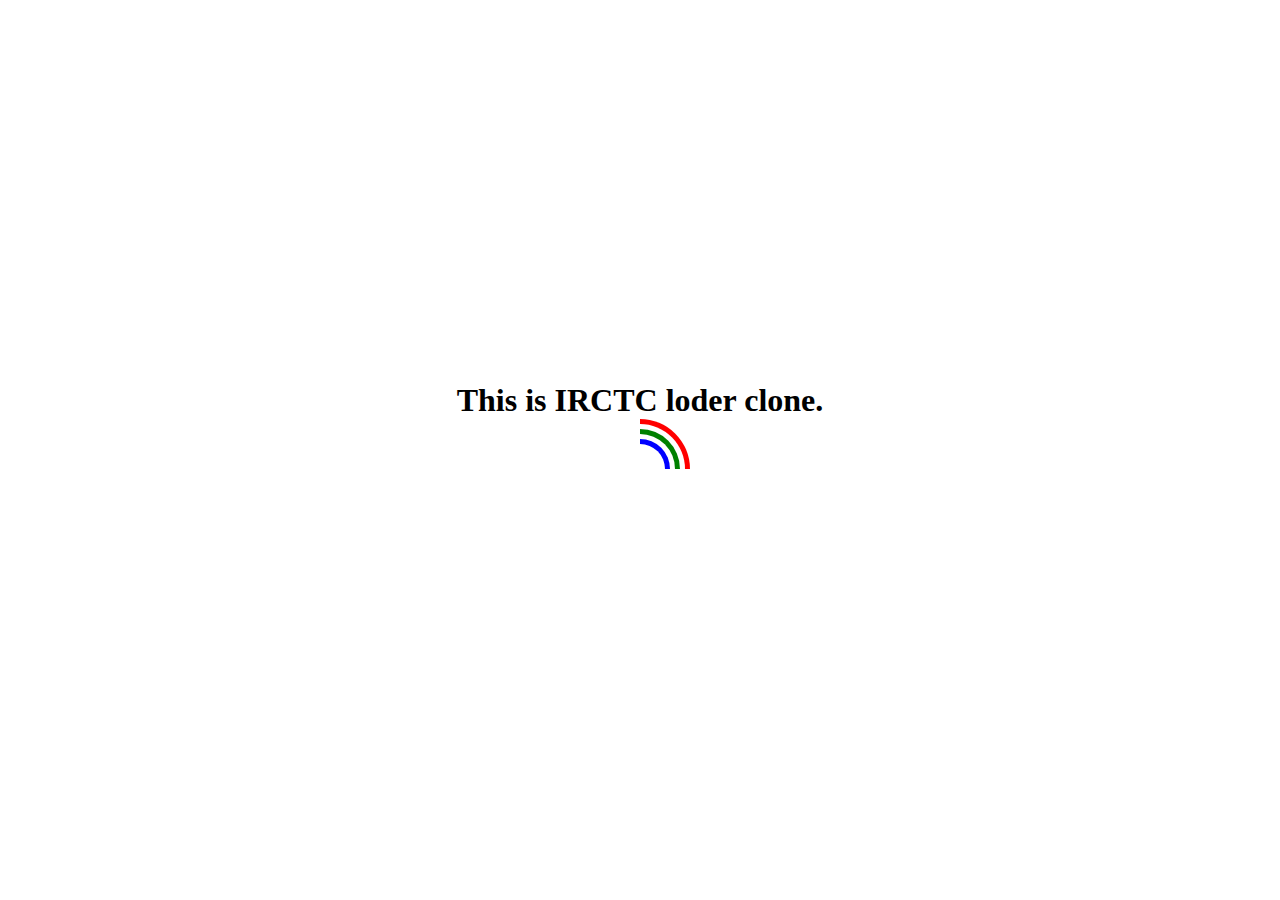
<file: IRCTC Loder/index.html>
<!DOCTYPE html>
<html lang="en">
<head>
    <meta charset="UTF-8">
    <meta name="viewport" content="width=device-width, initial-scale=1.0">
    <title>Document</title>
    <link rel="stylesheet" href="style.css">
</head>
<body>
    
    <div class="container">
        <div class="header">
            <h1>
                This is IRCTC loder clone.
            </h1>
        </div>
        <div class="red">
            <div class="white1">
                <div class="green">
                    <div class="white2">
                        <div class="blue">
                            <div class="white3"></div>
                        </div>
                    </div>
                </div>
            </div>
        </div>
    </div>

</body>
</html>
</file>
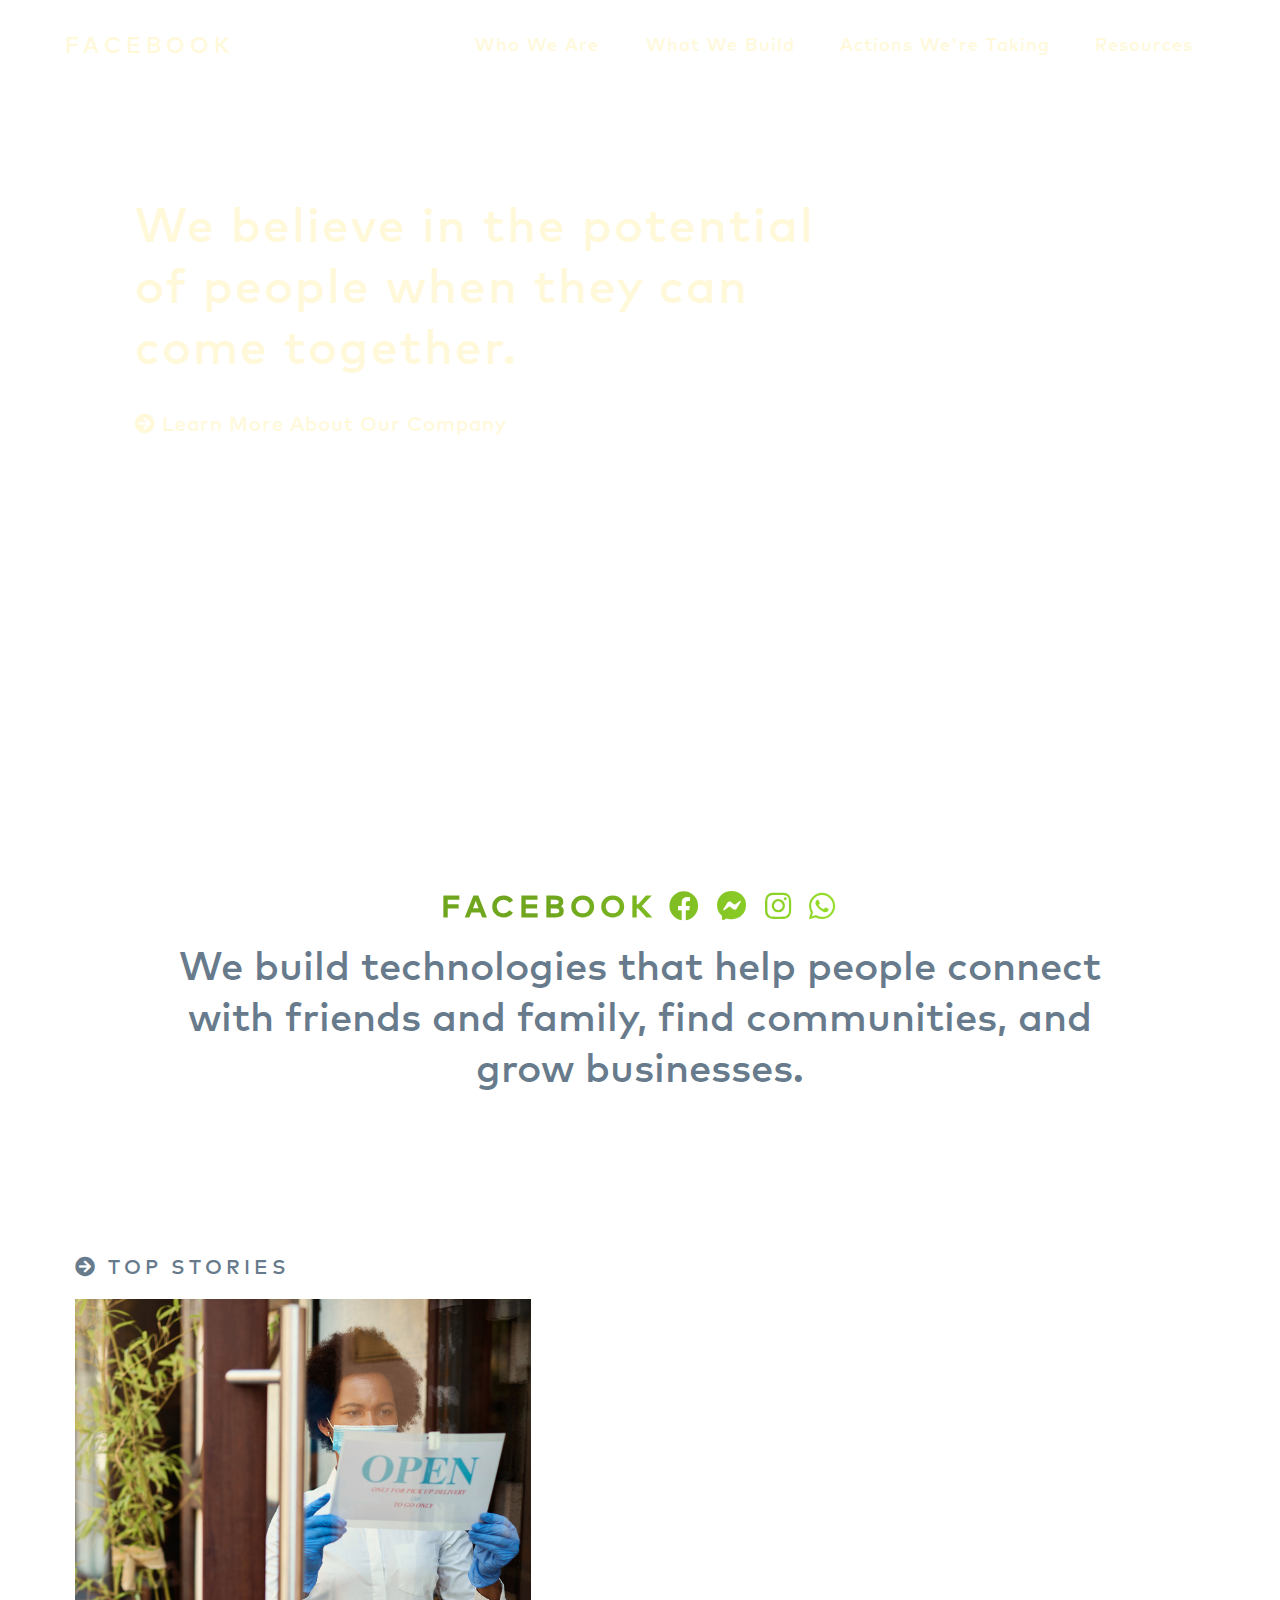
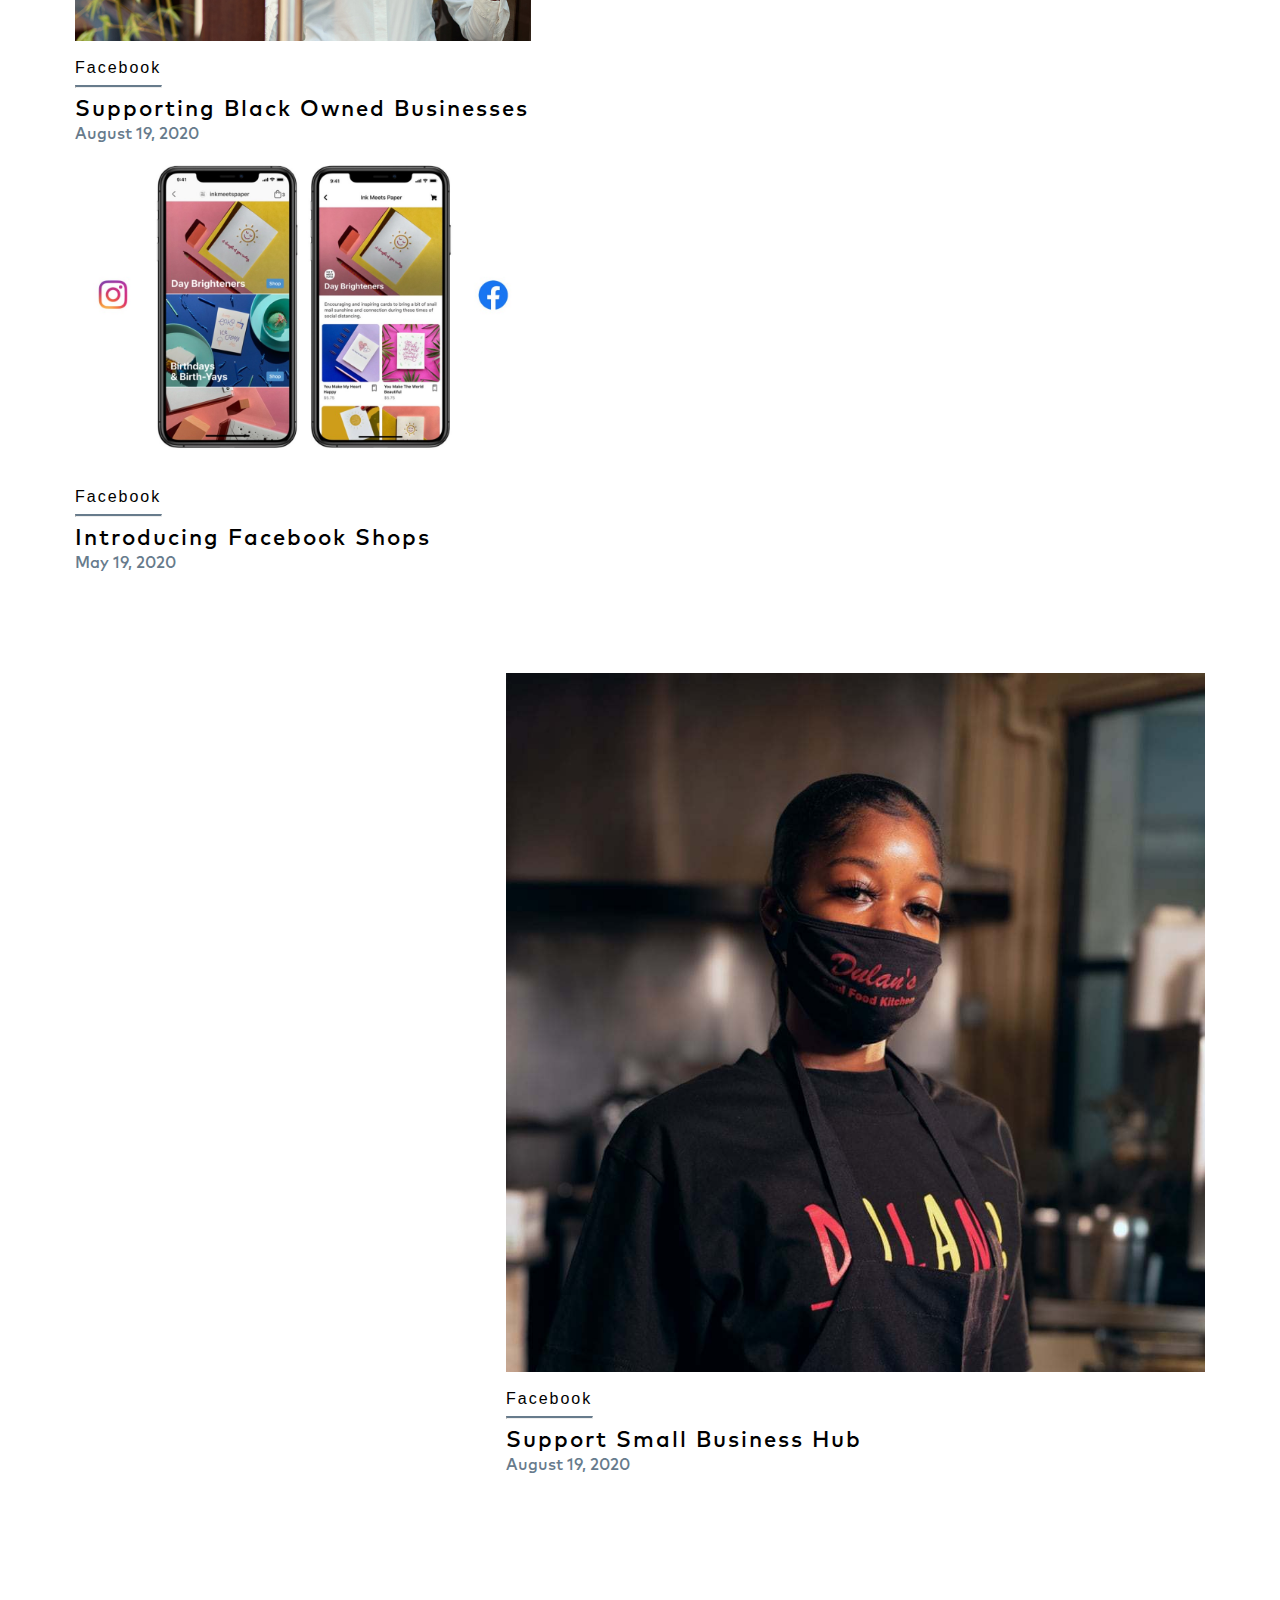
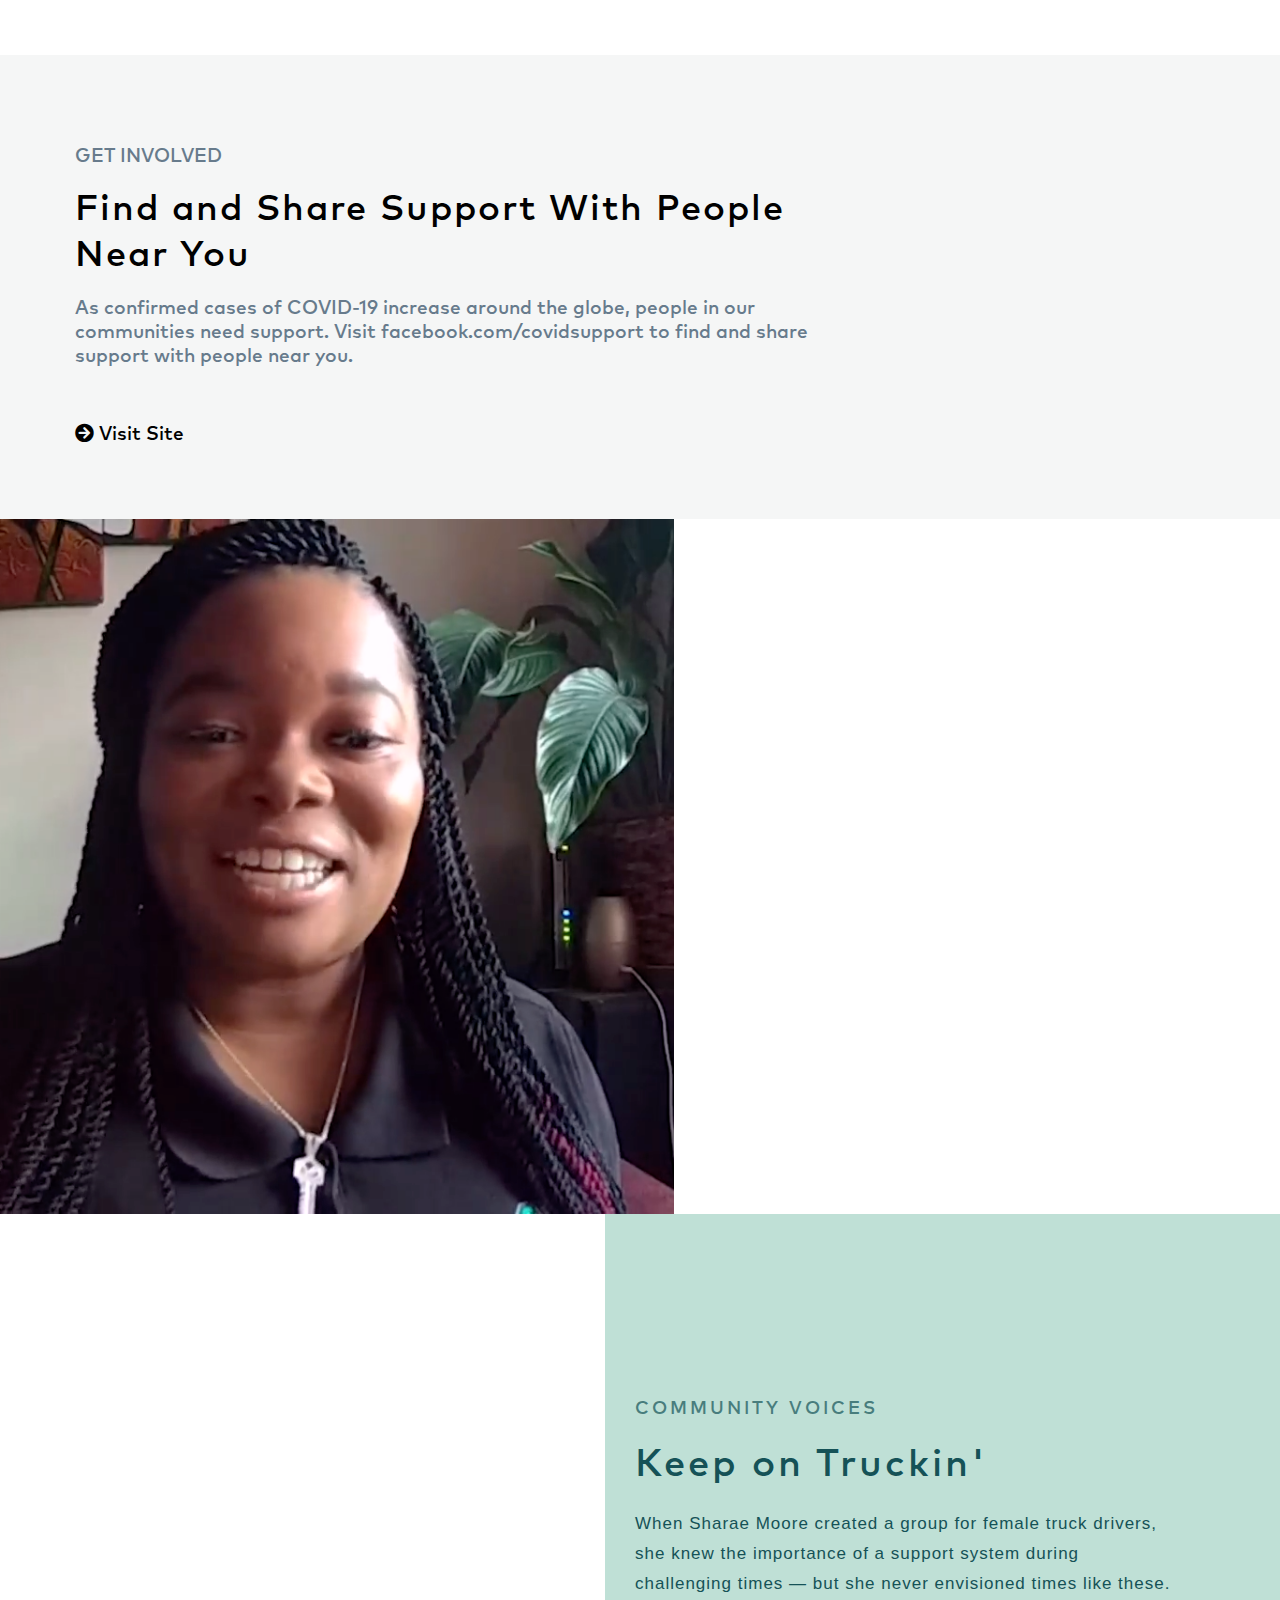
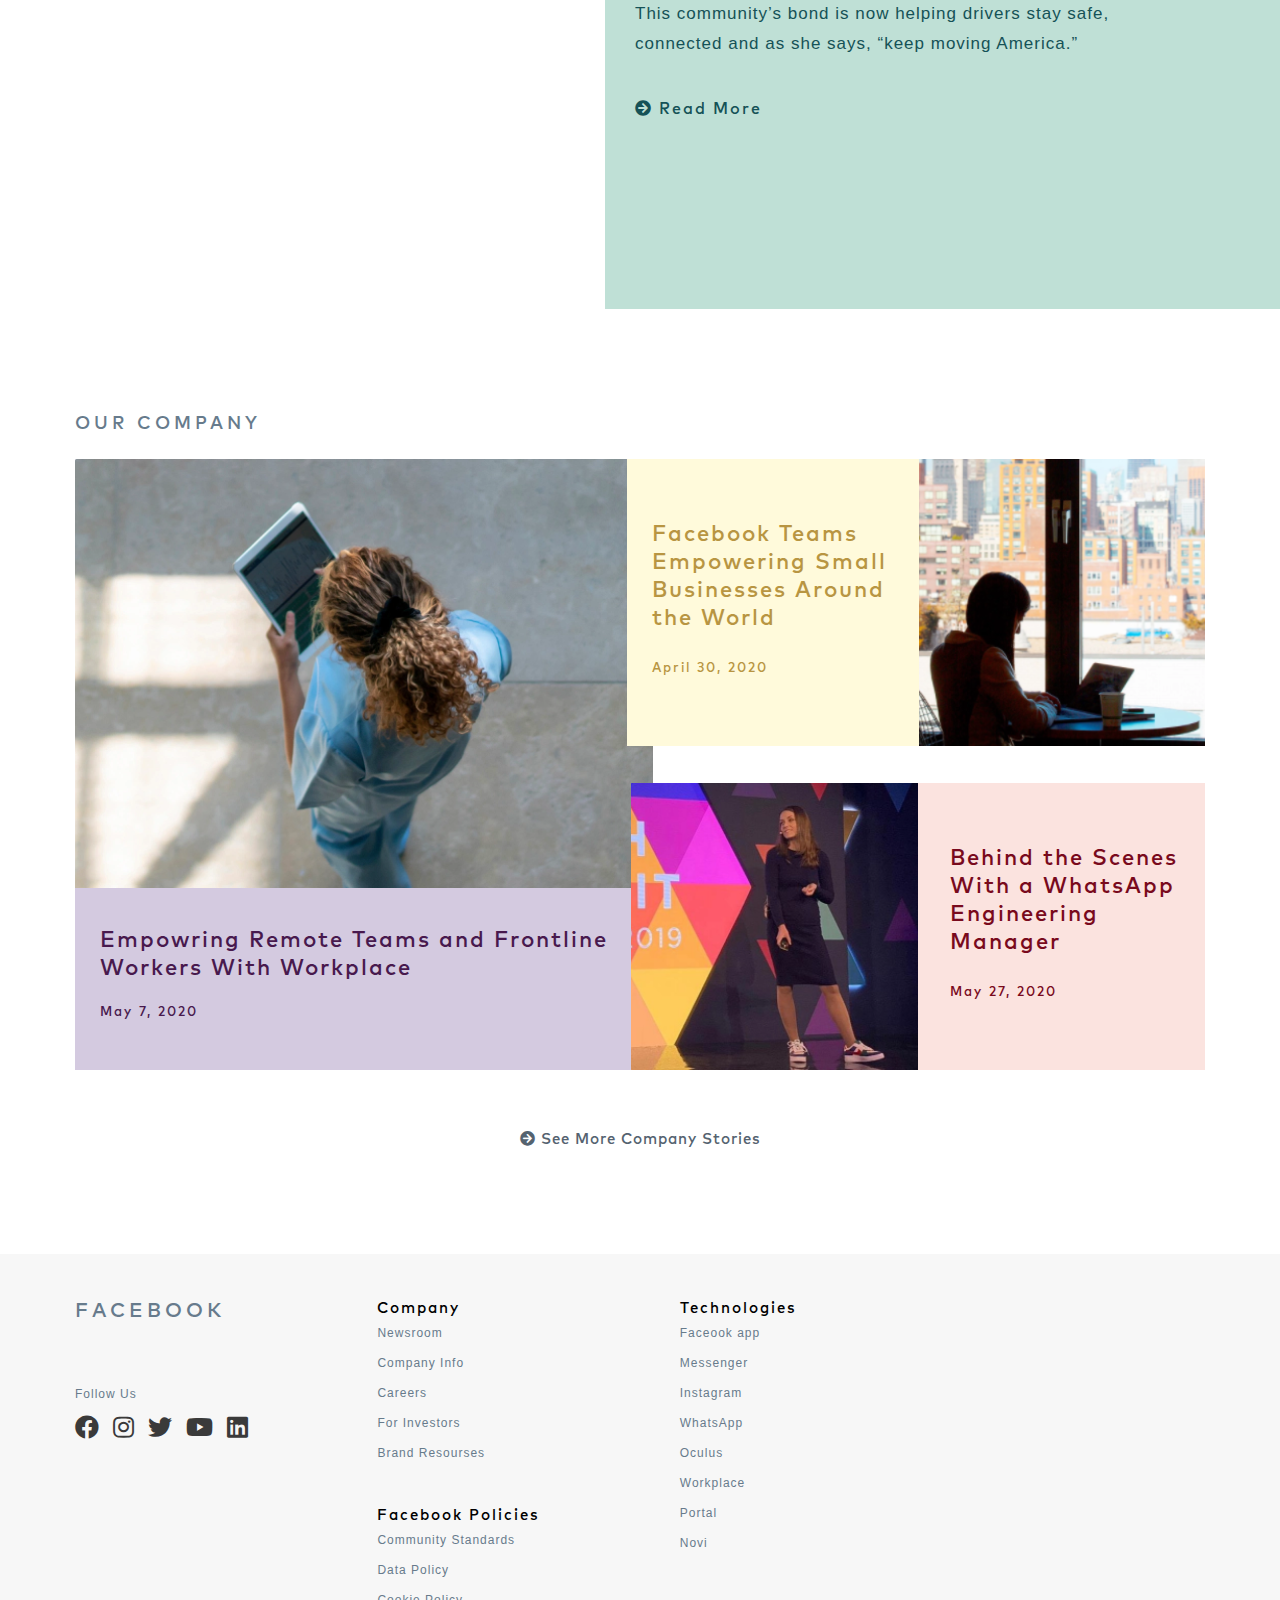
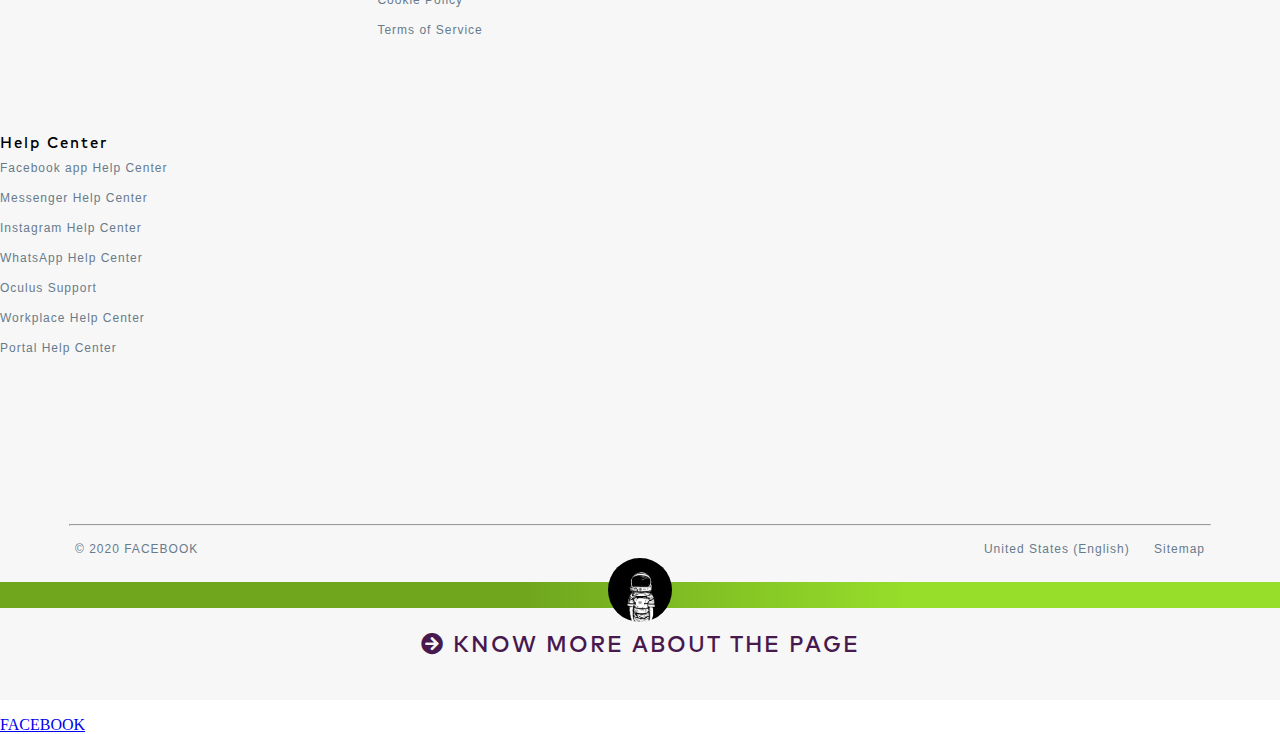
<file: about_FB/about facebook 1.html>
<html> 
<head>
<link rel="shortcut icon" href="favicon1.ico" type="image/x-icon">
<link rel="stylesheet" href="css- about facebook.css">
<link rel="stylesheet" type="text/css" href="fontawesome-free-5.14.0-web\css\all.css">

<style>
@font-face{
font-family:ff-mark-pro-medium-font;
src:url(ff-mark-pro-medium-font.otf);
}

</style>
</head>
<body style="margin:0px; background-color:white;">
<title>
About Facebook
</title>
<div class="header" style="height:695px; width:1331px;">


<p class="nav">
 <span class="n1 " style="font-size:22px; color:#FFF9DA; font-family:ff-mark-pro-medium-font; letter-spacing:5px; font-weight:300; position:absolute; top:33; left:65;" >FACEBOOK</span>

 <span class="n2 " style="font-size:18px; color:#FFF9DA; font-family:ff-mark-pro-medium-font; font-weight:300; letter-spacing:1px; word-spacing:1px; position:absolute; left:475px; top:35; ">Who We Are</span>
 
 <span class="n3" style="font-size:18px; color:#FFF9DA; font-family:ff-mark-pro-medium-font; font-weight:300; letter-spacing:1px; word-spacing:normal; word-spacing:1px; position:absolute; left:646px; top:35;">What We Build</span>

 <span class="n4" style="font-size:18px; color:#FFF9DA; font-family:ff-mark-pro-medium-font; font-weight:300; letter-spacing:1px; word-spacing:normal; word-spacing:1px;position:absolute; left:840px; top:35;">Actions We're Taking</span>

<span class="n5" style="font-size:18px; color:#FFF9DA; font-family:ff-mark-pro-medium-font; font-weight:300; letter-spacing:1px; word-spacing:normal; word-spacing:1px; position:absolute; left:1095px; top:35;">Resources</span>

</p>

<div class="logo">

</div>



 
 <p class="greeting">
 <span style="font-size:48px; color:#FFF9DA; font-family:ff-mark-pro-medium-font; font-weight:300; letter-spacing:2px; font-weight:580; position:absolute; top:198; left:135px; ">

 We believe in the potential
 </br>

of people when they can
 </br>

come together.</span></p>
</br>
</p>

<p>
 <span style="font-family:ff-mark-pro-medium-font; font-weight:300; font-size:20px; color:#FFF9DA; letter-spacing:1px; word-spacing:normal; font-weight:100; position:absolute; top:413; left:135px;">
<i class="fas fa-arrow-circle-right"></i>
Learn More About Our Company </span>


<!-- FIRST PAST ENDS HERE I.E LOADING PAGE ENDS HERE-->

</p>

</div>
<div class="colorfullfb">
<p class="rainbow">

<span style="font-family:ff-mark-pro-medium-font;  text-align:centre; font-size:30px; letter-spacing:5px;"> <b>FACEBOOK </b>
<i class="fab fa-facebook"></i>

<i class="fab fa-facebook-messenger"></i>

<i class="fab fa-instagram"></i>

<i class="fab fa-whatsapp"></i>

</span>
</p>


<span style="color:#677B8C; font-family:ff-mark-pro-medium-font; font-size:40; ">
We build technologies that
 help people connect
</br>
 with friends and family, find communities, and
</br>
 grow businesses.

</div> 

<!-- SECOND PART ENDS HERE I.E COLORFULLL FACEBOOK -->

<div>
<span style="padding: 0px 0px 0px 75px; color:#677B8C; font-family:ff-mark-pro-medium-font; letter-spacing:4px; font-size:20px;"> 
<i class="fas fa-arrow-circle-right"></i>
TOP STORIES</span>
</div>
</br>


<div class="imgc1n2" style="padding: 0px 0px 100px 75px;  float:left;">


<img  class="imgc1" src="imgc1.jpg" width="456px" height="342px">
</br>
</br>
<span style="color:black; font-family:arial; letter-spacing:2px;">Facebook</span>
<hr style="border-top:2px solid #677B8C ;" width="85px" align="left">
<span style="font-family:ff-mark-pro-medium-font; color:black; font-size:22px; letter-spacing:2px;" >Supporting Black Owned Businesses</span>
</br>
<span style="font-family:ff-mark-pro-medium-font; color:#677B8C;">August 19, 2020</span>
</br>

<img class="imgc3" src="imgc3.jpg"  width="456px" min-height=100% >
</br>
</br>
<span style="color:black; font-family:arial; letter-spacing:2px">Facebook</span>
<hr style="border-top:2px solid #677B8C ;" width="85px" align="left">
<span style="font-family:ff-mark-pro-medium-font; color:black; font-size:22px; letter-spacing:2px;" >Introducing Facebook Shops</span>
</br>
<span style="font-family:ff-mark-pro-medium-font; color:#677B8C;">May 19, 2020</span>
</div>



<div class="imgc2" style="padding: 0px 75px 0px 38px;  float:right;">




<img src="imgc2.jpg" width="699px" min-height="100%" >
</br>
</br>
<span style="color:black; font-family:arial; letter-spacing:2px; padding:0px 0px 0px 0px;">Facebook</span>
<hr style="border-top:2px solid #677B8C ;" width="85px" align="left">

<span style="font-family:ff-mark-pro-medium-font; color:black; font-size:22px; letter-spacing:2px; padding:0px 0px 0px 0px;" >Support Small Business Hub</span>
</br>



<span style="font-family:ff-mark-pro-medium-font; color:#677B8C; padding:0px 0px 0px 0px;">August 19, 2020</span>
</br>
</br>
</br>
</br>
</br>
</br>
</br>
</br>
</br>
</br>
</br>


<!-- THIRD PART ENDS HERE I.E TOP STORIES -->

</div>

<div style="background-color:#F5F6F6;float:left; width:100%;">
</br>
</br>
</br>
</br>
</br>
<span style="font-family:ff-mark-pro-medium-font; color:#677B8C; padding:127px 0px 127px 75px; font-size:19px;">GET INVOLVED</span>
</br>
</br>
<span style="font-family:ff-mark-pro-medium-font; color:black; font-size:22px; letter-spacing:2px; padding:0px 0px 0px 75px; font-size:36px;" >Find and Share Support With People</span>
</br>
<span style="font-family:ff-mark-pro-medium-font; color:black; font-size:22px; letter-spacing:2px; padding:0px 0px 0px 75px; font-size:36px;" > Near You</span>
</br>
</br>
<span style="font-family:ff-mark-pro-medium-font; color:#677B8C; padding:0px 0px 0px 75px; font-size:19px;">As confirmed cases of COVID-19 increase around the globe, people in our</span>
</br>
<span style="font-family:ff-mark-pro-medium-font; color:#677B8C; padding:0px 0px 0px 75px; font-size:19px;">communities need support. Visit facebook.com/covidsupport to find and share</span>
</br>
<span style="font-family:ff-mark-pro-medium-font; color:#677B8C; padding:0px 0px 0px 75px; font-size:19px;">support with people near you.</span>
</br>
</br>
</br>
</br>
<span style="font-family:ff-mark-pro-medium-font; color:black; padding:0px 0px 0px 75px; font-size:19px;">
<i class="fas fa-arrow-circle-right"></i>
Visit Site</span>
</br>
</br>
</br>
</br>
</br>
</div>

<!-- FOURTH PART ENDS HERE I.E GET ENVOLVED-->

<div>
<img src="imgc4.png" style="float:left; width:674px; height:695;">
</div>
<div style="background-color:#BFE0D6; width:675px; height:695; float:right;">

<p style="float:left; padding:168px 0px 154px 30px; font-family:ff-mark-pro-medium-font; letter-spacing:3px; ">

<span style="font-size:18px; color:#487D7D;">COMMUNITY VOICES</span>
</br>
</br>
<span style="font-size:38px; color:#155257;">    Keep on Truckin'</span>
</br>
</br>
<span style="font-size:17px; color:#155257;font-family:arial; line-height:30px; letter-spacing:1px; font-weight:500;">  When Sharae Moore created a group for female truck drivers,
</br> 
she knew the importance of a support system during
</br>
challenging times — but she never envisioned times like these.
</br>
 This community’s bond is now helping drivers stay safe,
</br>
 connected and as she says, “keep moving America.”
</span>
</br>
</br>
</br>
<span style="color:#155257; letter-spacing:2px; ">
<i class="fas fa-arrow-circle-right"></i>


Read More</span>


</p>
</div>


<!-- FIFTH PART ENDS HERE I.E KEEP ON TRUNKING -->



<div style="clear:both; color:#677B8C; padding: 104px 0px 0px 75px; font-family:ff-mark-pro-medium-font; letter-spacing:4px; font-size:18px; position:static;">

 OUR COMPANY
</br>
</br>
</div>

<div class="imgc5" style=" background-color:#D4CAE0; background-size:auto; float:left;">
<img src="imgc5.png">

<p style="font-family:ff-mark-pro-medium-font; letter-spacing:2px; font-size:22px; color:#48194E; padding: 17px 0px 0px 25px;">Empowring Remote Teams and Frontline </br>
Workers With Workplace</p>
<p style="color:#48194E; padding: 0px 0px 0px 25px; font-family:ff-mark-pro-medium-font; letter-spacing:2px; font-size:13px; font-weight:thin;">May 7, 2020</p>
</br>

</br>
</div>


<div class="imgc6" style=" background-color:#FFFADB; background-size:auto; float:right; padding:0px 75x 0px 0px;">
<img src="imgc6.png" style="padding:0px 0px 0px 32px;">
<p style="font-family:ff-mark-pro-medium-font; letter-spacing:2px; font-size:22px; color:#B89542; padding: 40px 0px 0px 25px; float:left;">
Facebook Teams
</br>
Empowering Small
</br>
Businesses Around 
</br>
the World
</br>
</br>
<span style="color:#B89542;  font-family:ff-mark-pro-medium-font; letter-spacing:2px; font-size:13px; font-weight:thin; ">April 30, 2020</span>
</p>
</div>
</br>
</br>
</br>
</br>
</br>
</br>
</br>
</br>
</br>
</br>
</br>
</br></br>
</br>
</br></br>
</br>
</br>


<div class="imgc7" style=" background-color:#FBE3DF; background-size:auto; float:right; padding:0px 75x 0px 0px;">

<p style="font-family:ff-mark-pro-medium-font; letter-spacing:2px; font-size:22px; color:#790A1D; padding: 40px 27px 0px 0px; float:right;">
Behind the Scenes
</br>
With a WhatsApp
</br>
Engineering
</br>
Manager
</br>
</br>
<span style="color:#790A1D;  font-family:ff-mark-pro-medium-font; letter-spacing:2px; font-size:13px; font-weight:thin; ">May 27, 2020</span>
</p>
<img src="imgc7.png" style="padding:0px 32px 0px 0px; float:left;">
</div>

<div style="clear:both; text-align:center; padding:60px 0px 105px 0px; color:#556370;  font-family:ff-mark-pro-medium-font; letter-spacing:1px; font-size:15px; font-weight:300;">

<i  class="fas fa-arrow-circle-right"></i>
See More Company Stories
</div>

<!-- SIXTH PART ENDS HERE I.E OUT COMPANY -->
<!-- last part i.e footer of the page-->

<div class="box1" style="color:#677B8C; padding: 45px 0px 0px 75px; font-family:ff-mark-pro-medium-font; letter-spacing:4px; font-size:20px;">
FACEBOOK
</br>
</br>
</br>

<span style="color:#677B8C; font-family:arial ;  letter-spacing:1px; font-size:12px; line-height:40px; font-weight:100;">Follow Us</span>

</br>
<span   style="color:#3A3A3A; font-size:24px;">
<i  id="smh-facebook" class="fab fa-facebook"></i>

<i id="smh-instagram" class="fab fa-instagram"></i>

<i id="smh-twitter" class="fab fa-twitter"></i>

<i id="smh-youtube" class="fab fa-youtube"></i>

<i id="smh-linkedin" class="fab fa-linkedin"></i>

</span>
</div>

<div class="box2"  style="color:black; font-family:ff-mark-pro-medium-font;  letter-spacing:2px; font-size:15px; padding: 45px 0px 0px 0px;  ">
Company
</br>
<span style="color:#677B8C; font-family:arial ;  letter-spacing:1px; font-size:12px; line-height:30px; font-weight:100;">
Newsroom
</br>
Company Info
</br>
Careers
</br>
For Investors
</br>
Brand Resourses
</span>

</br>
</br>
</br>

<span style="color:black; font-family:ff-mark-pro-medium-font;  letter-spacing:2px; font-size:15px; padding: 45px 0px 0px 0px;  ">
Facebook Policies
</span>
</br>
<span style="color:#677B8C; font-family:arial ;  letter-spacing:1px; font-size:12px; line-height:30px; font-weight:100;">
Community Standards
</br>
Data Policy
</br>
Cookie Policy
</br>
Terms of Service
</div>




<div class="box3" style="color:black; font-family:ff-mark-pro-medium-font;  letter-spacing:2px; font-size:15px; padding: 45px 0px 0px 0px;" >
Technologies
</br>
<span style="color:#677B8C; font-family:arial ;  letter-spacing:1px; font-size:12px; line-height:30px; font-weight:100;">
Faceook app
</br>
Messenger
</br>
Instagram
</br>
WhatsApp
</br>
Oculus
</br>
Workplace
</br>
Portal
</br>
Novi
</br>

</span>
</div>





<div class="box4" class="box3" style="color:black; font-family:ff-mark-pro-medium-font;  letter-spacing:2px; font-size:15px; padding: 45px 0px 0px 0px;" >
Help Center
</br>
<span style="color:#677B8C; font-family:arial ;  letter-spacing:1px; font-size:12px; line-height:30px; font-weight:100;">
Facebook app Help Center
</br>
Messenger Help Center
</br>
Instagram Help Center
</br>
WhatsApp Help Center
</br>
Oculus Support
</br>
Workplace Help Center
</br>
Portal Help Center


</span>

</div>


<div style="background-color:#F7F7F7;">
<hr style="width:89%; align:center;">
<span style="color:#677B8C; font-family:arial ;  letter-spacing:1px; font-size:12px; line-height:30px; font-weight:100; padding:0px 0px 0px 75px;">
 © 2020 FACEBOOK
</span>
<span style="color:#677B8C; font-family:arial ;  letter-spacing:1px; font-size:12px; line-height:30px; font-weight:100; padding:0px 75px 0px 0px; float:right; ">
 United States 
 <span style="word-spacing:20px;">
 (English)    
 
 Sitemap</span>
</span>
</div>

<!-- THE PAGE ENDS HERE ALL OF THE CONTENT -->


<div class="forDev" style="background-color:#F7F7F7; width:100%;">
</br>
<div class="theBar" width:100%;">
<span style="font-size:22px;">SAURAV</span>


</div>
<img src="MyIcon.png" style="position:relative; left:47.5%; bottom:50px; border-radius:50%; width:5%; height:auto;" >

<div style="font-family:ff-mark-pro-medium-font;  text-align:center; position:relative;  bottom:40px;  letter-spacing:2px; font-size:22px; color:#48194E;   ">
<i class="fas fa-arrow-circle-right"></i>
KNOW MORE ABOUT THE PAGE</div>

</div>

<div>
<p class="logo">

</div>
</p>

<a href="fb1.html">FACEBOOK</a>
</body>
</html>
<!--...................................................................................................................... YOU REACH THE END ........................................................................................................................................................-->
</file>
<file: IRCTC Loder/style.css>
*{
    margin:0;
    padding:0;
}

.container{
    display:flex;
    flex-direction: column;
    align-items: center;
    justify-content: center;
    height: 100vh;
}

.red{
    display:flex;
    align-items: center;
    justify-content: center;
    width:100px;
    aspect-ratio: 1;
    /* background-color: red; */
    background: conic-gradient(
                red 0deg 90deg,
                transparent 90deg 360deg
            );
    border-radius:50%;
    /* clip-path: polygon(50% 50%, 100% 0%, 100% 100%); */
    animation: rotateRed 2.5s linear infinite;
            /* background-color: inherit; */
            /* transform-origin: 100% 100%; */
            /* transform: rotate(45deg); */
}

.white1{
    display:flex;
    align-items: center;
    justify-content: center;
    width:90px;
    aspect-ratio: 1;
    background-color: white;
    border-radius:50%;
}


.green{
    display:flex;
    align-items: center;
    justify-content: center;
    width:80px;
    aspect-ratio: 1;
    background-color: green;
    background: conic-gradient(
                green 0deg 90deg,
                transparent 90deg 360deg
            );
    border-radius:50%;
    animation: rotateGreen 2s linear infinite;
    /* clip-path: polygon(50% 50%, 100% 0%, 100% 100%); */
}

.white2{
    display:flex;
    align-items: center;
    justify-content: center;
    width:70px;
    aspect-ratio: 1;
    background-color: white;
    border-radius:50%;
}


.blue{
    display:flex;
    align-items: center;
    justify-content: center;
    width:60px;
    aspect-ratio: 1;
    border-radius:50%;
    animation: rotateBlue 2s linear infinite;
    background: conic-gradient(
                blue 0deg 90deg,
                transparent 90deg 360deg
            );
    /* clip-path: polygon(50% 50%, 100% 0%, 100% 100%); */
}


.white3{
    width:50px;
    aspect-ratio: 1;
    background-color: white;
    border-radius:50%;
}



@keyframes rotateRed {
    0% {
        transform: rotate(0deg);
    }
    100% {
        transform: rotate(360deg);
    }
}

@keyframes rotateGreen {
    0% {
        transform: rotate(0deg);
    }
    100% {
        transform: rotate(360deg);
    }
}

@keyframes rotateBlue {
    0% {
        transform: rotate(0deg);
    }
    100% {
        transform: rotate(360deg);
    }
}
</file>
<file: about_FB/css- about facebook.css>
p.logo{
color:red;}


.theBar{
background:-webkit-linear-gradient(left, rgb(112,166,30) 41%, rgb(150,222,42) 71%);    
-webkit-animation-name:theBar;
-webkit-animation-duration:5s;
-webkit-animation-timing-function:linear;

-webkit-text-fill-color:transparent;
-webkit-animation-iteration-count:infinite;
}

.box1{
padding:0% 0% 0% 5.5%;
float:left;
width:23.625%;
height:390px;
background-color:#F7F7F7;
}

.box2{
float:left;
width:23.625%;
background-color:#F7F7F7;
height:390px;
}

.box3{
float:left;
width:23.625%;
background-color:#F7F7F7;
height:390px;
}

.box4{
float:left;
width:23.55%;
padding:0% 0% 0% 0%;
background-color:#F7F7F7;
height:390px;
}


.imgc1n2
{float:left;
transition: transform  .2s;
}
.imgc1:hover{
transform: scale(1.01);
}

.imgc3:hover{
transform: scale(1.01);
}

.imgc2
{float:left;
transition: transform  .2s;
}
.imgc2:hover{
transform: scale(1.01);
}

.imgc6
{position:absolute;
right:75px;
transition: transform  .2s;
}
.imgc6:hover{
transform: scale(1.01);
}

.imgc7
{position:absolute;
right:75px;
transition: transform  .2s;
}
.imgc7:hover{
transform: scale(1.01);
}

.imgc5{
position: relative;
left:75px;
transition: transform  .2s;
}
.imgc5:hover{
transform: scale(1.01);
}


span.n1:hover{
opacity:80%;}

span.n2:hover{
opacity:80%;
}
span.n3:hover{
opacity:80%;}

span.n4:hover{
opacity:80%;}

span.n5:hover{
opacity:80%;}

.colorfullfb{
padding: 160px;
text-align:center;}


#smh-facebook{
	
transition:transform .2s;}

#smh-facebook:hover{
transform: scale(1.5);
background:-webkit-linear-gradient(left , #4267B2 , blue 90%);  
	-webkit-background-clip:text;
	-webkit-text-fill-color:transparent;

}


#smh-instagram{
	
transition:transform .2s;}

#smh-instagram:hover{
transform: scale(1.5);
background:-webkit-linear-gradient(top, orange, red);  
	-webkit-background-clip:text;
	-webkit-text-fill-color:transparent;

}

#smh-twitter{
	
transition:transform .2s;}

#smh-twitter:hover{
transform: scale(1.5);
background:-webkit-linear-gradient(top, #00acee, skyblue);  
	-webkit-background-clip:text;
	-webkit-text-fill-color:transparent;

}

#smh-youtube{
	
transition:transform .2s;}

#smh-youtube:hover{
transform: scale(1.5);
background:-webkit-linear-gradient(top, red, red);  
	-webkit-background-clip:text;
	-webkit-text-fill-color:transparent;

}

#smh-linkedin{
	
transition:transform .2s;}

#smh-linkedin:hover{
transform: scale(1.5);
background:-webkit-linear-gradient(top, #0e76a8, #0e76a8);  
	-webkit-background-clip:text;
	-webkit-text-fill-color:transparent;

}


.header{padding:9px;
background-repeat:no-repeat;
background-size:100%;
text-decoration:none;
-webkit-animation-name:bg-transition;
-webkit-animation-duration:2s;
-webkit-animation-delay:0ms;
-webkit-animation-timing-function:linear;
-webkit-animation-fill-mode:forwards;

/* the-fill-mode-forwards syntax is use to stop animation at its end position*/
}
@keyframes bg-transition{

0%{background-color:#FCE9C1;}
50%{background-color:#C98F4C;}
100%{background-image:url("img4.jpg");}
}


p.rainbow{
background:-webkit-linear-gradient(left, rgb(112,166,30) 41%, rgb(150,222,42) 71%);    
-webkit-animation-name:rainbow;
-webkit-animation-duration:5s;
-webkit-animation-timing-function:linear;
-webkit-background-clip:text;
-webkit-text-fill-color:transparent;
-webkit-animation-iteration-count:infinite;
}


/*   (bottom, rgb(112,166,30) 41%, rgb(150,222,42) 71%);  */
@keyframes rainbow{
from{filter:hue-rotate(0deg);}
to{filter:hue-rotate(360deg);}
}

@keyframes theBar{
from{filter:hue-rotate(0deg);}
to{filter:hue-rotate(360deg);}
}
</file>
